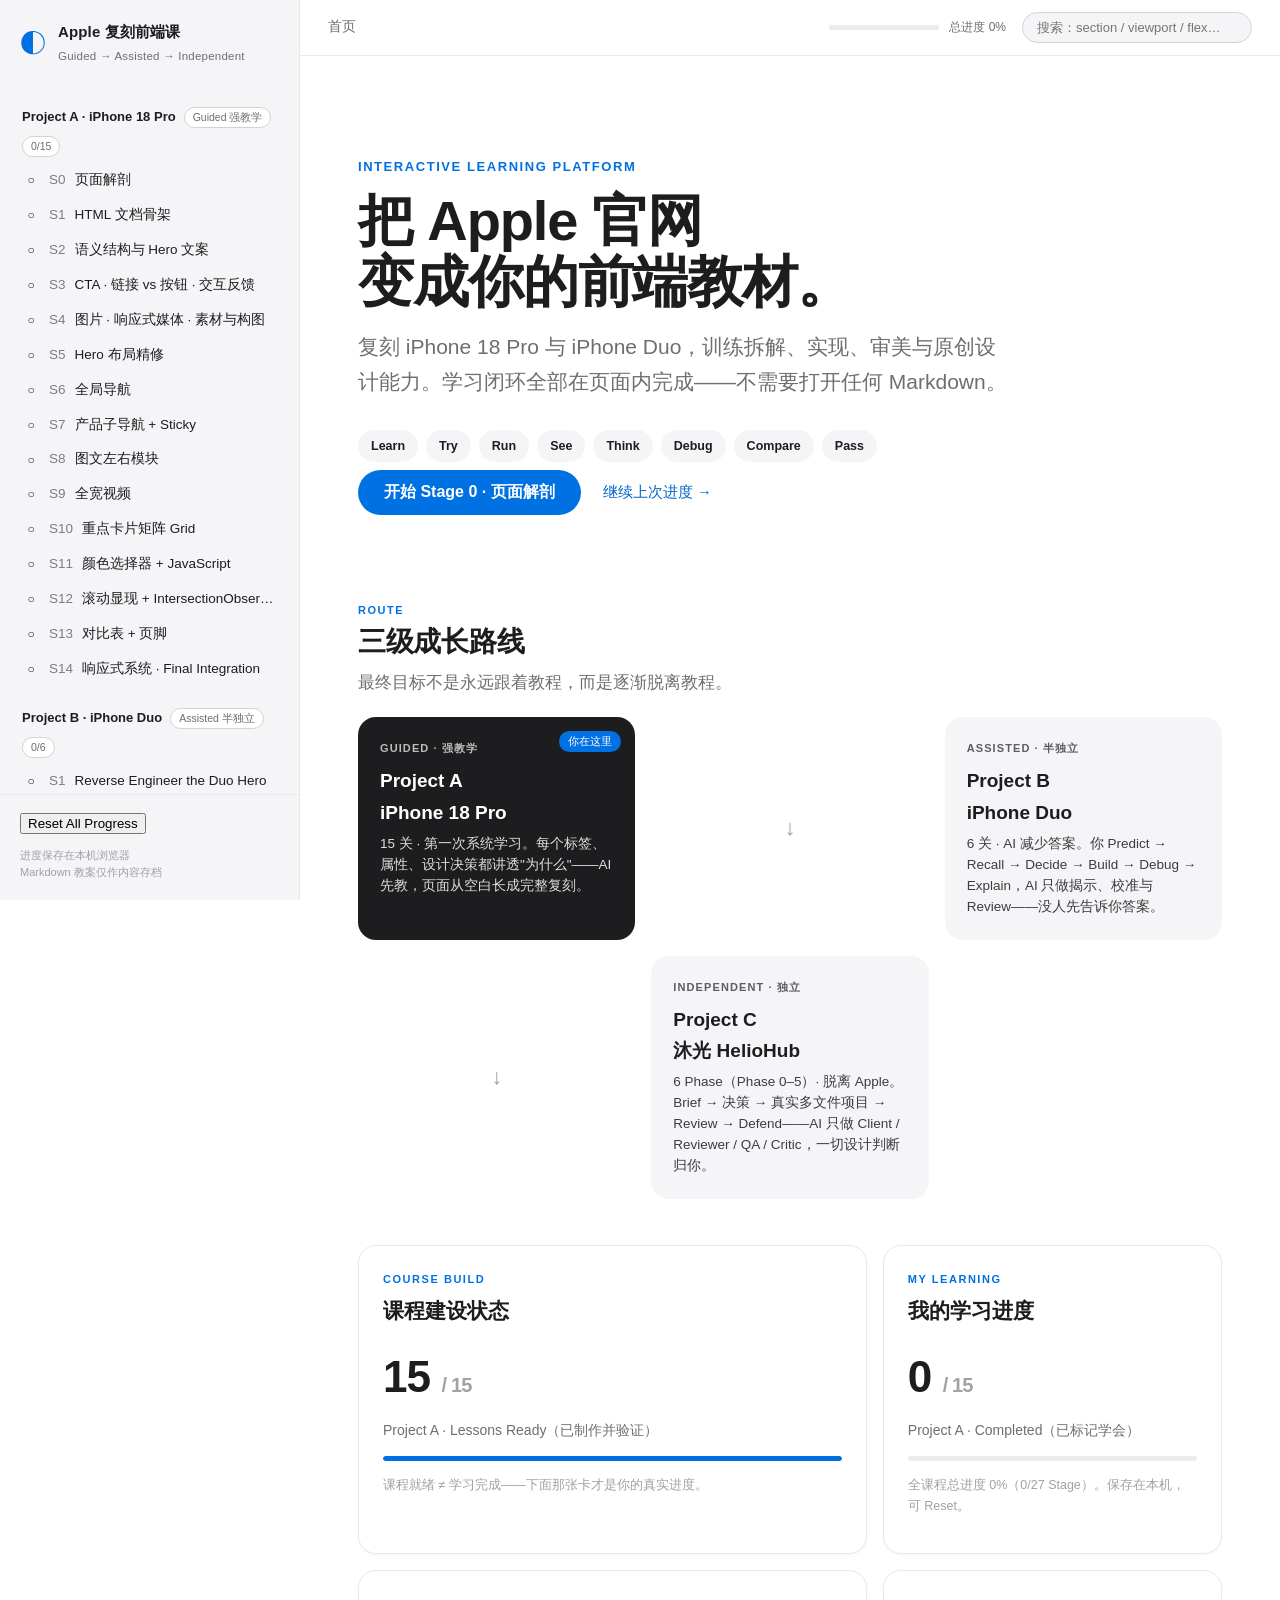
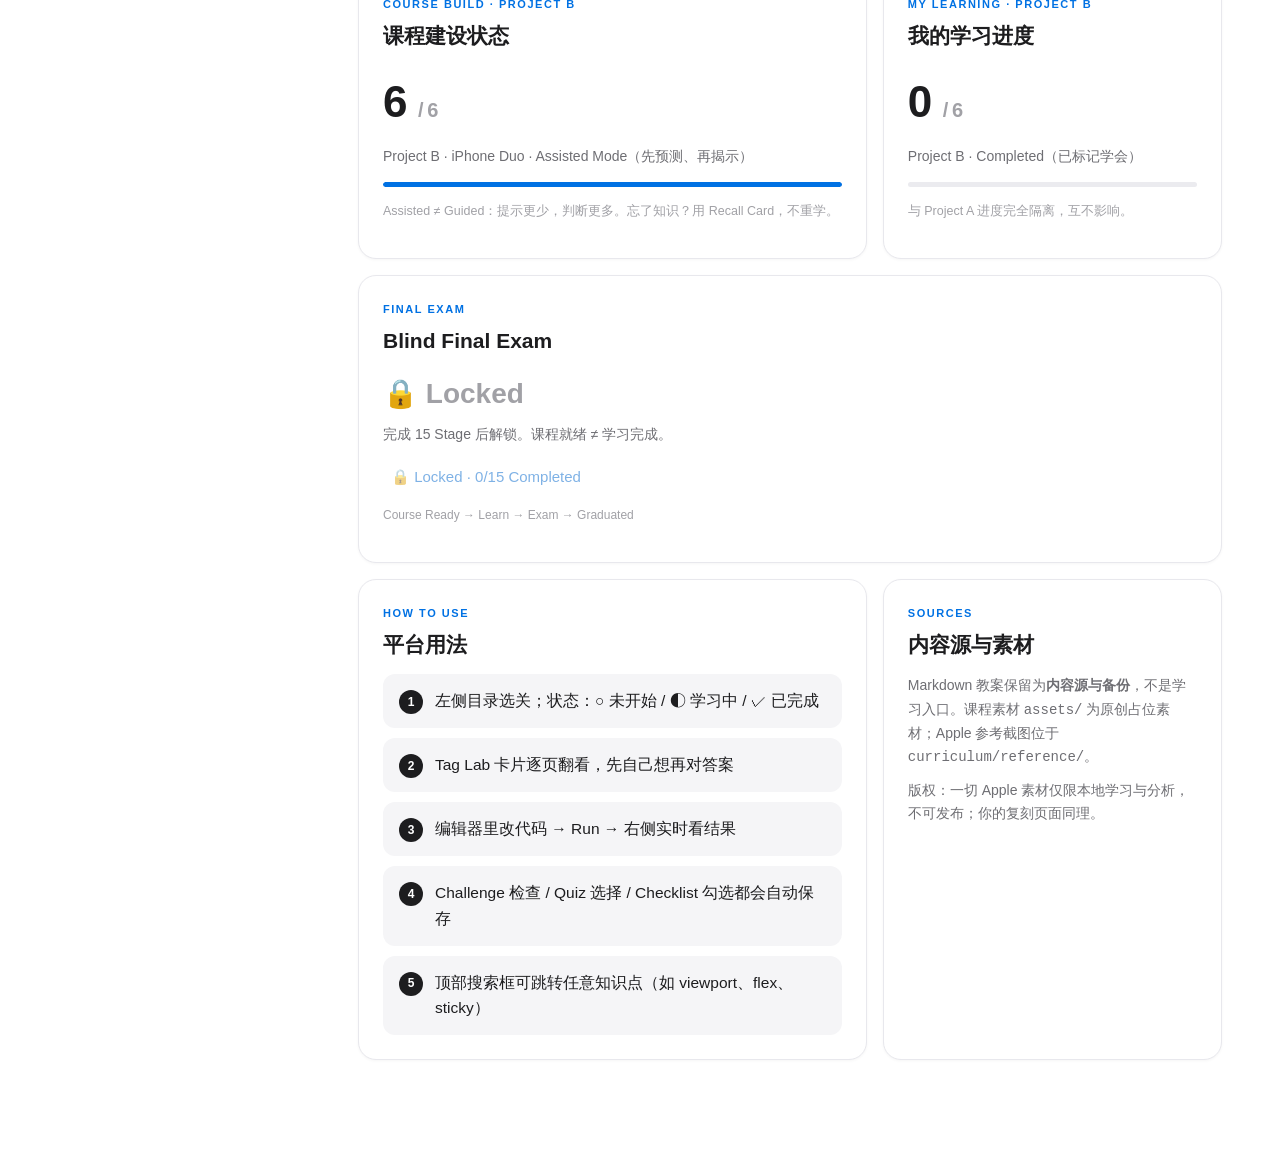
<file: index.html>
<!DOCTYPE html>
<html lang="zh-CN">
<head>
<meta charset="UTF-8">
<meta http-equiv="refresh" content="0; url=learn.html">
<title>前端复刻实验室 · 交互式学习平台</title>
<script>location.replace('learn.html');</script>
</head>
<body><a href="learn.html">进入课程 →</a></body>
</html>
</file>
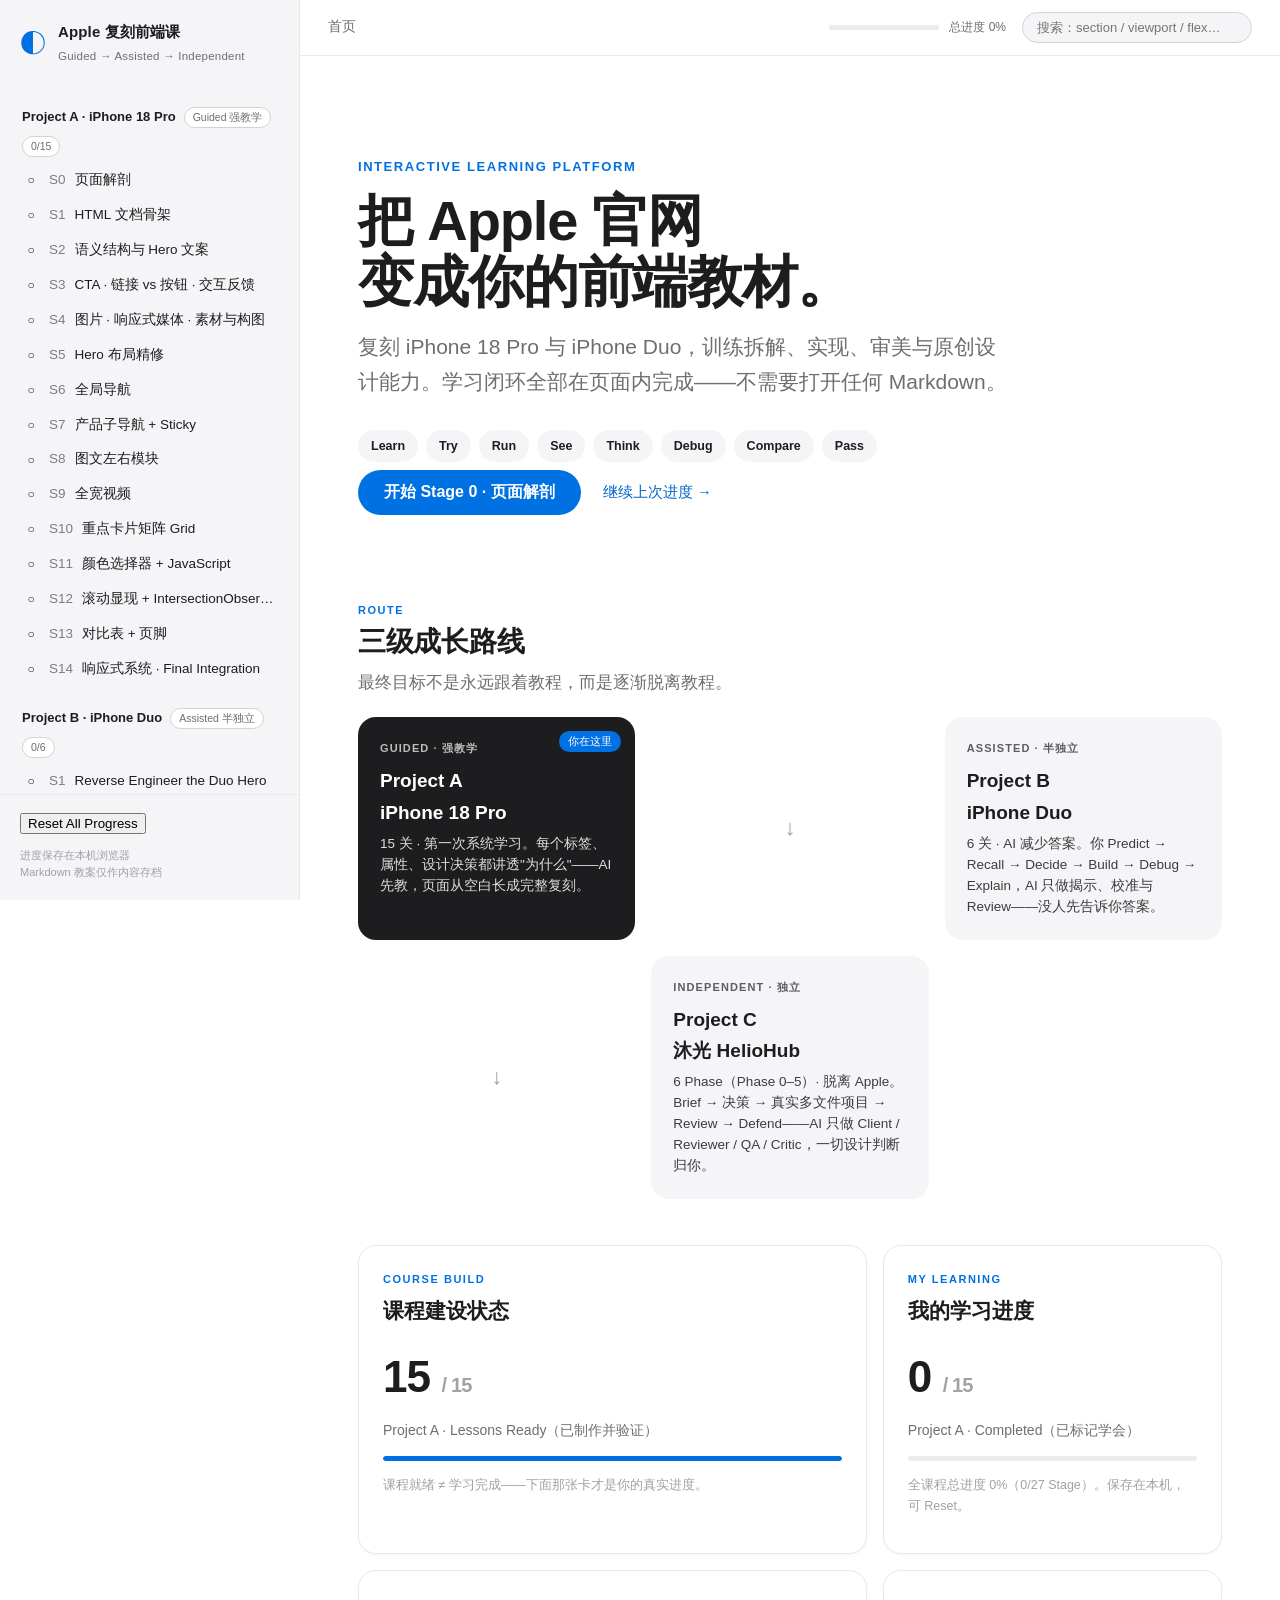
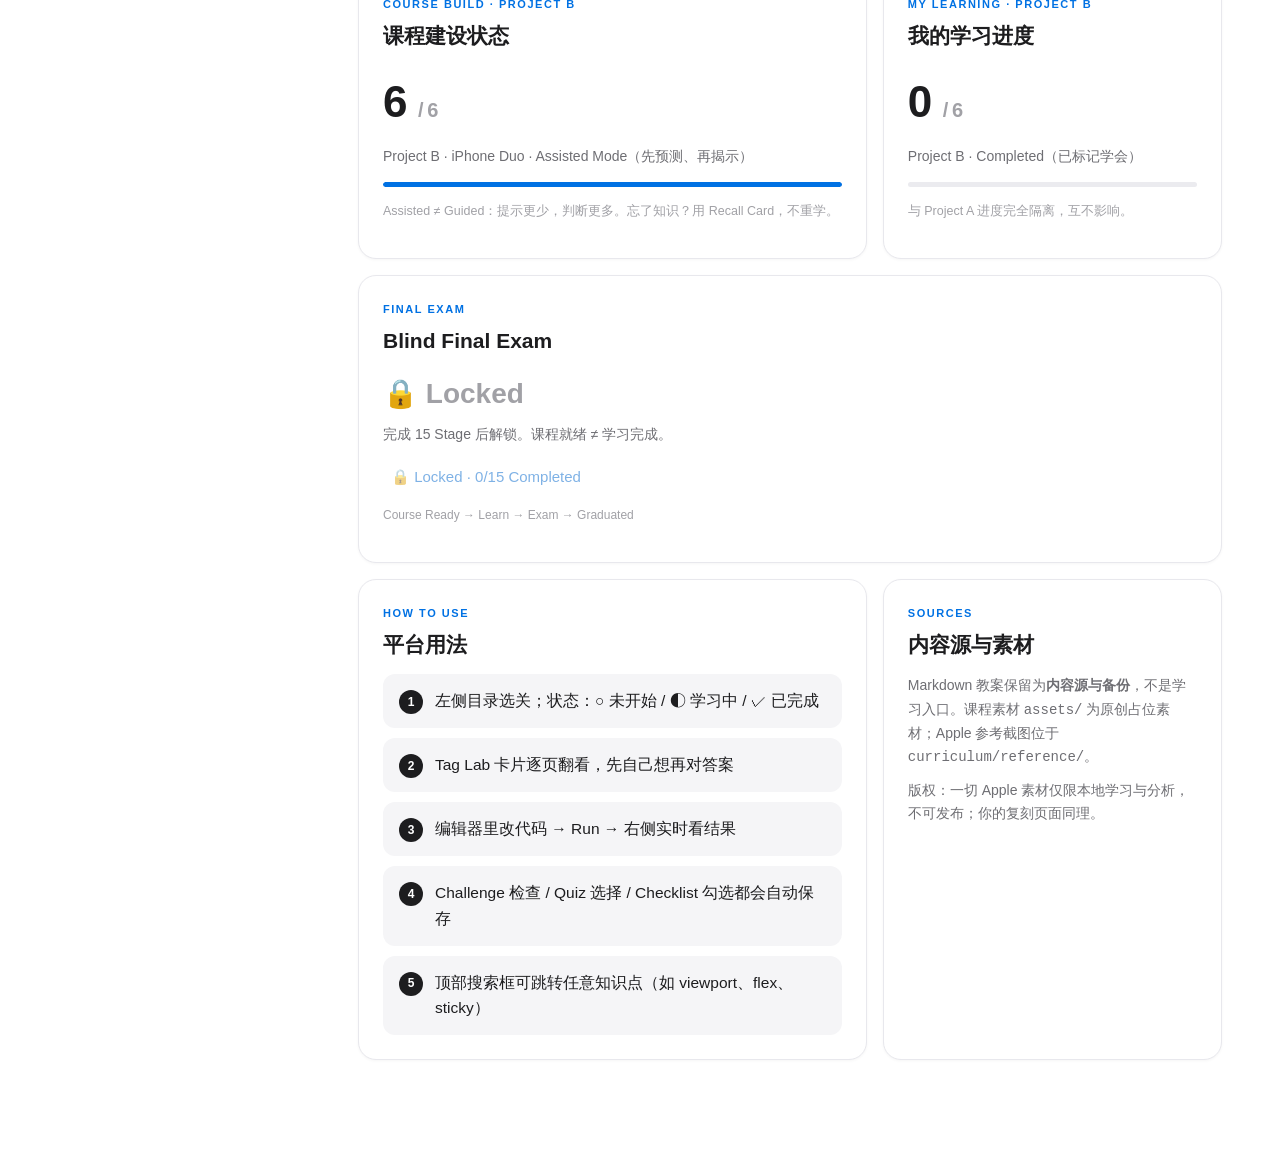
<file: learn.html>
<!DOCTYPE html>
<html lang="zh-CN">
<head>
<meta charset="UTF-8">
<meta name="viewport" content="width=device-width, initial-scale=1">
<title>Apple 复刻前端课 · 交互式学习平台</title>
<meta name="description" content="交互式前端学习平台：Learn → Try → Run → See → Think → Debug → Compare → Pass，全部在一个页面里完成。">
<link rel="stylesheet" href="css/learn.css">
</head>
<body>
<a class="skip" href="#stageView">跳到课程内容</a>

<aside class="sidebar" id="sidebar" aria-label="课程目录">
  <div class="side-head">
    <div class="side-logo">◐</div>
    <div>
      <div class="side-title">Apple 复刻前端课</div>
      <div class="side-sub">Guided → Assisted → Independent</div>
    </div>
  </div>
  <nav id="sideNav" class="side-nav"><!-- JS 渲染 --></nav>
  <div class="side-foot">
    <button class="ghost-btn small" data-action="reset-progress">Reset All Progress</button>
    <p class="side-note">进度保存在本机浏览器<br>Markdown 教案仅作内容存档</p>
  </div>
</aside>
<div class="scrim" id="scrim" hidden></div>

<div class="main">
  <header class="topbar">
    <button id="menuBtn" class="icon-btn" aria-label="打开课程目录">☰</button>
    <div class="crumbs" id="crumbs"></div>
    <div class="top-progress" aria-label="总学习进度">
      <div class="bar"><i id="progFill"></i></div>
      <span class="prog-text" id="progText"></span>
    </div>
    <div class="search">
      <input id="searchInput" type="search" placeholder="搜索：section / viewport / flex…" autocomplete="off" aria-label="搜索课程知识点">
      <div id="searchResults" class="search-results" hidden></div>
    </div>
  </header>

  <main id="stageView" class="content" tabindex="-1"><!-- JS 渲染 --></main>

  <footer class="pager" id="pager"><!-- JS 渲染 --></footer>
</div>

<div id="toast" class="toast" role="status" aria-live="polite"></div>

<script src="js/data.js"></script>
<script src="js/final-page.js"></script>
<script src="js/learn.js"></script>
<script>
/* 在线演示版权降级：本地学习版此处为 Apple 官网参考截图（仅限本地学习），公开部署版按版权要求未收录，
   降级为引导卡片——去 Apple 官网观察真实页面本就是该环节的教学意图。 */
(function(){
  var st = document.createElement('style');
  st.textContent = '.ref-fallback{display:flex;flex-direction:column;align-items:center;justify-content:center;gap:8px;min-height:200px;margin:12px 0;border:1px dashed rgba(128,128,145,.45);border-radius:14px;background:rgba(120,120,140,.07);color:inherit;text-decoration:none;padding:28px 20px;text-align:center;transition:border-color .2s}.ref-fallback:hover{border-color:rgba(128,128,145,.9)}.rf-eye{font-size:26px;line-height:1}.rf-t1{font-size:15px;font-weight:600}.rf-t2{font-size:13px;opacity:.62}';
  document.head.appendChild(st);
  function toCard(img){
    if (img.dataset.refFb) return; img.dataset.refFb = '1';
    var a = document.createElement('a');
    a.className = 'ref-fallback';
    a.href = 'https://www.apple.com.cn/iphone/';
    a.target = '_blank'; a.rel = 'noopener noreferrer';
    a.innerHTML = '<span class="rf-eye">\u2197</span><span class="rf-t1">\u5728\u7ebf\u6f14\u793a\u7248\u672a\u6536\u5f55 Apple \u5b98\u7f51\u53c2\u8003\u622a\u56fe</span><span class="rf-t2">\u70b9\u51fb\u524d\u5f80 Apple \u5b98\u7f51\u89c2\u5bdf\u771f\u5b9e\u9875\u9762\u2014\u2014\u8fd9\u6b63\u662f\u672c\u73af\u8282\u7684\u6559\u5b66\u610f\u56fe</span>';
    img.replaceWith(a);
  }
  document.addEventListener('error', function(e){
    var t = e.target;
    if (t && t.tagName === 'IMG' && (t.getAttribute('src')||'').indexOf('curriculum/reference/') === 0) toCard(t);
  }, true);
})();
</script>
</body>
</html>
</file>
<file: css/learn.css>
/* ============================================================
   Apple 复刻前端课 · 学习平台样式
   设计语言：Apple-inspired，但不是克隆。
   平台自身必须体现课程在教的原则：
   P02 深浅节奏 / P04 字号跳跃 / P05 每屏一个主动作 / 大量留白
   ============================================================ */

:root{
  --bg:#ffffff;
  --bg2:#f5f5f7;
  --bg3:#ebebef;
  --ink:#1d1d1f;
  --ink2:#6e6e73;
  --ink3:#a1a1a6;
  --line:#d2d2d7;
  --line2:#e8e8ed;
  --blue:#0071e3;
  --link:#0066cc;
  --ok:#34c759;
  --ok-bg:#e8f9ee;
  --err:#ff3b30;
  --err-bg:#ffeceb;
  --warn:#b25000;
  --warn-bg:#fff4e5;
  --code-bg:#1d1d1f;
  --code-ink:#f5f5f7;
  --code-soft:#9a9aa0;
  --code-green:#7ee787;
  --code-blue:#79c0ff;
  --code-pink:#ff9ec4;
  --radius:18px;
  --radius-s:12px;
  --shadow:0 1px 2px rgba(0,0,0,.05),0 10px 30px rgba(0,0,0,.07);
  --font:-apple-system,BlinkMacSystemFont,"SF Pro SC","SF Pro Display","SF Pro Icons","PingFang SC","Helvetica Neue","Microsoft YaHei",sans-serif;
  --mono:"SF Mono",ui-monospace,Menlo,Consolas,"PingFang SC",monospace;
  --sidebar-w:300px;
}

*{box-sizing:border-box}
html{-webkit-text-size-adjust:100%}
body{
  margin:0;font-family:var(--font);color:var(--ink);background:var(--bg);
  font-size:17px;line-height:1.65;
  -webkit-font-smoothing:antialiased;
}
button{font-family:inherit}
a{color:var(--link)}
.skip{position:absolute;left:-9999px}
.skip:focus{left:12px;top:12px;background:#fff;padding:8px 14px;border-radius:8px;z-index:99}

/* ---------- 侧栏 ---------- */
.sidebar{
  position:fixed;inset:0 auto 0 0;width:var(--sidebar-w);z-index:40;
  background:var(--bg2);border-right:1px solid var(--line2);
  display:flex;flex-direction:column;
  transition:transform .28s cubic-bezier(.4,0,.2,1);
}
.side-head{display:flex;gap:12px;align-items:center;padding:20px 20px 16px}
.side-logo{font-size:26px;line-height:1;color:var(--blue)}
.side-title{font-weight:700;font-size:15px;letter-spacing:.01em}
.side-sub{font-size:11.5px;color:var(--ink2);margin-top:2px;letter-spacing:.02em}
.side-nav{flex:1;overflow-y:auto;padding:4px 12px 16px}
.side-nav::-webkit-scrollbar{width:8px}
.side-nav::-webkit-scrollbar-thumb{background:var(--line);border-radius:8px}

.proj-group{margin-top:14px}
.proj-head{padding:6px 10px;display:flex;align-items:baseline;gap:8px;flex-wrap:wrap}
.proj-name{font-size:13px;font-weight:700}
.proj-mode{font-size:10.5px;color:var(--ink2);border:1px solid var(--line);padding:1px 8px;border-radius:99px;background:#fff}
.stage-item{
  display:flex;align-items:center;gap:9px;width:100%;text-align:left;
  padding:8px 10px;border:0;background:none;border-radius:10px;cursor:pointer;
  font-size:13.5px;color:var(--ink);line-height:1.4;
}
.stage-item:hover{background:rgba(0,0,0,.05)}
.stage-item.active{background:var(--ink);color:#fff}
.stage-item .st-ico{width:18px;text-align:center;flex:none;font-size:12px}
.stage-item .st-num{color:inherit;opacity:.55;font-variant-numeric:tabular-nums;flex:none}
.stage-item .st-name{flex:1;min-width:0;overflow:hidden;text-overflow:ellipsis;white-space:nowrap}
.stage-item.is-coming{color:var(--ink3)}
.stage-item.is-coming.active{color:#fff}
.stage-item .st-soon{font-size:9.5px;color:var(--ink3);border:1px solid var(--line);border-radius:99px;padding:0 6px;flex:none}
.stage-item.active .st-soon{color:rgba(255,255,255,.7);border-color:rgba(255,255,255,.35)}

.side-foot{padding:14px 20px 20px;border-top:1px solid var(--line2)}
.side-note{font-size:11px;color:var(--ink3);margin:10px 0 0;line-height:1.5}

.scrim{position:fixed;inset:0;background:rgba(0,0,0,.35);z-index:35}

/* ---------- 主区 ---------- */
.main{margin-left:var(--sidebar-w);min-height:100vh;display:flex;flex-direction:column}
.topbar{
  position:sticky;top:0;z-index:30;
  display:flex;align-items:center;gap:16px;
  padding:12px 28px;
  background:rgba(255,255,255,.82);
  backdrop-filter:saturate(180%) blur(20px);
  -webkit-backdrop-filter:saturate(180%) blur(20px);
  border-bottom:1px solid var(--line2);
}
.icon-btn{display:none;border:0;background:none;font-size:18px;cursor:pointer;padding:6px 8px;border-radius:8px}
.icon-btn:hover{background:var(--bg2)}
.crumbs{display:flex;align-items:baseline;gap:8px;font-size:13.5px;min-width:0;white-space:nowrap}
.crumbs .c-proj{color:var(--ink2)}
.crumbs .c-stage{font-weight:700}
.top-progress{display:flex;align-items:center;gap:10px;margin-left:auto}
.bar{width:110px;height:5px;border-radius:99px;background:var(--bg3);overflow:hidden}
.bar i{display:block;height:100%;width:0;background:var(--blue);border-radius:99px;transition:width .5s cubic-bezier(.4,0,.2,1)}
.prog-text{font-size:12px;color:var(--ink2);font-variant-numeric:tabular-nums;white-space:nowrap}

.search{position:relative}
.search input{
  width:230px;padding:7px 14px;border-radius:99px;border:1px solid var(--line);
  font-size:13px;font-family:inherit;background:var(--bg2);outline:none;
  transition:border-color .2s, background .2s;
}
.search input:focus{border-color:var(--blue);background:#fff}
.search-results{
  position:absolute;top:calc(100% + 8px);right:0;width:360px;max-height:420px;overflow:auto;
  background:#fff;border:1px solid var(--line2);border-radius:14px;box-shadow:var(--shadow);
  padding:6px;z-index:50;
}
.sr-item{display:block;width:100%;text-align:left;border:0;background:none;cursor:pointer;padding:9px 12px;border-radius:9px}
.sr-item:hover,.sr-item.sel{background:var(--bg2)}
.sr-item .sr-stage{font-size:10.5px;color:var(--blue);font-weight:700;letter-spacing:.03em}
.sr-item .sr-label{font-size:13.5px;margin-top:1px}

.content{flex:1;width:100%;max-width:920px;margin:0 auto;padding:36px 28px 90px;outline:none}

/* ---------- 块通用 ---------- */
.block{margin:0 0 46px;scroll-margin-top:80px}
.block.flash{animation:flash 1.6s ease-out}
@keyframes flash{0%{box-shadow:0 0 0 3px rgba(0,113,227,.55);border-radius:var(--radius)}100%{box-shadow:0 0 0 3px rgba(0,113,227,0)}}
.kicker{
  font-size:11px;font-weight:700;letter-spacing:.14em;color:var(--blue);
  text-transform:uppercase;margin-bottom:6px;
}
.block>h2{font-size:28px;line-height:1.2;letter-spacing:-.01em;margin:0 0 10px;font-weight:700}
.block>.lead{font-size:17px;color:var(--ink2);margin:0 0 20px;max-width:64ch}

.card{background:#fff;border:1px solid var(--line2);border-radius:var(--radius);box-shadow:0 1px 3px rgba(0,0,0,.04)}
.pad{padding:24px}

/* 首页 */
.home-hero{padding:64px 0 40px}
.home-kicker{font-size:13px;font-weight:700;color:var(--blue);letter-spacing:.12em;text-transform:uppercase;margin-bottom:14px}
.home-hero h1{font-size:56px;line-height:1.08;letter-spacing:-.02em;margin:0 0 18px;font-weight:700}
.home-hero .sub{font-size:21px;color:var(--ink2);max-width:56ch;margin:0 0 30px}
.home-flow{display:flex;flex-wrap:wrap;gap:8px;margin:26px 0 0;padding:0;list-style:none}
.home-flow li{
  font-size:12.5px;font-weight:600;color:var(--ink);background:var(--bg2);
  padding:6px 13px;border-radius:99px;
}
.home-cta-row{display:flex;gap:14px;align-items:center;margin-top:8px}
.btn-primary{
  display:inline-block;border:0;cursor:pointer;background:var(--blue);color:#fff;
  font-size:16px;font-weight:600;padding:12px 26px;border-radius:99px;
  transition:background .2s, transform .15s;
}
.btn-primary:hover{background:#0077ed}
.btn-primary:active{transform:scale(.98)}
.btn-ghost{
  display:inline-block;border:0;cursor:pointer;background:none;color:var(--link);
  font-size:15px;padding:12px 8px;border-radius:10px;
}
.btn-ghost:hover{text-decoration:underline}

.route-grid{display:grid;grid-template-columns:1fr 1fr 1fr;gap:16px}
.route-card{padding:22px;border-radius:var(--radius);background:var(--bg2);position:relative}
.route-card.now{background:var(--ink);color:#fff}
.route-mode{font-size:11px;font-weight:700;letter-spacing:.1em;text-transform:uppercase;opacity:.7}
.route-card h3{font-size:19px;margin:8px 0 6px;font-weight:700}
.route-card p{font-size:13.5px;line-height:1.55;margin:0;opacity:.85}
.route-arrow{align-self:center;text-align:center;font-size:22px;color:var(--ink3)}
.route-tag{position:absolute;top:14px;right:14px;font-size:10.5px;background:var(--blue);color:#fff;border-radius:99px;padding:2px 9px}
.home-grid{display:grid;grid-template-columns:1.2fr .8fr;gap:16px;margin-top:18px}

/* 目标块 */
.goal-list{margin:0;padding:0;list-style:none;display:grid;gap:10px}
.goal-list li{
  display:flex;gap:12px;align-items:flex-start;font-size:15.5px;
  background:var(--bg2);border-radius:var(--radius-s);padding:14px 16px;
}
.goal-list .g-n{
  flex:none;width:24px;height:24px;border-radius:50%;background:var(--ink);color:#fff;
  font-size:12px;font-weight:700;display:flex;align-items:center;justify-content:center;margin-top:2px;
}

/* 效果对比（浏览器 mock） */
.effect-row{display:grid;grid-template-columns:1fr 1fr;gap:16px}
.browser{
  border:1px solid var(--line);border-radius:14px;overflow:hidden;background:#fff;
  box-shadow:0 1px 3px rgba(0,0,0,.06);
}
.browser .b-chrome{
  display:flex;align-items:center;gap:8px;background:var(--bg2);
  padding:8px 12px;border-bottom:1px solid var(--line2);
}
.b-dots{display:flex;gap:5px}
.b-dots i{width:9px;height:9px;border-radius:50%;background:var(--line)}
.b-dots i:nth-child(1){background:#ff5f57}.b-dots i:nth-child(2){background:#febc2e}.b-dots i:nth-child(3){background:#28c840}
.b-tab{
  font-size:11px;color:var(--ink2);background:#fff;border:1px solid var(--line2);
  border-radius:6px;padding:2px 10px;max-width:70%;overflow:hidden;text-overflow:ellipsis;white-space:nowrap;
}
.b-canvas{
  height:150px;display:flex;align-items:center;justify-content:center;
  color:var(--ink3);font-size:12.5px;background:
    linear-gradient(var(--line2) 1px,transparent 1px),
    linear-gradient(90deg,var(--line2) 1px,transparent 1px);
  background-size:24px 24px;background-position:center;
}
.b-canvas.dark{background:#000;color:rgba(255,255,255,.5)}
.effect-cap{grid-column:1/-1;font-size:13.5px;color:var(--ink2)}
.effect-tag{font-size:11px;font-weight:700;color:var(--ink2);letter-spacing:.06em;margin:0 0 6px}

/* Apple 对应块 */
.apple-shot{border-radius:var(--radius);overflow:hidden;border:1px solid var(--line2);box-shadow:var(--shadow)}
.apple-shot img{display:block;width:100%;height:auto}
.apple-shot .shot-cap{font-size:12px;color:var(--ink2);padding:10px 16px;background:var(--bg2);border-top:1px solid var(--line2)}
.apple-points{display:grid;grid-template-columns:repeat(2,1fr);gap:10px;margin-top:14px}
.apple-points .pt{display:flex;gap:10px;font-size:14px;background:var(--bg2);border-radius:var(--radius-s);padding:12px 14px}
.apple-points .pt b{color:var(--blue);font-family:var(--mono);font-weight:600;font-size:13px}

/* Tag Lab */
.tag-card{margin-bottom:18px;overflow:hidden}
.tag-head{
  display:flex;flex-wrap:wrap;align-items:center;gap:12px;
  padding:18px 22px;cursor:pointer;user-select:none;
}
.tag-title{font-family:var(--mono);font-size:19px;font-weight:700;color:var(--ink)}
.tag-title.attr{color:var(--code-pink)}
.tag-cn{font-size:13px;font-weight:700;color:var(--blue);background:rgba(0,113,227,.08);border-radius:99px;padding:3px 12px}
.tag-one{flex-basis:100%;font-size:14px;color:var(--ink2);margin:0;padding-left:2px}
.tag-caret{margin-left:auto;color:var(--ink3);transition:transform .25s;font-size:13px}
.tag-card.open .tag-caret{transform:rotate(90deg)}
.tag-tabs{
  display:none;gap:6px;flex-wrap:wrap;padding:0 22px 14px;
  border-top:1px solid var(--line2);padding-top:14px;
}
.tag-card.open .tag-tabs{display:flex}
.tag-tab{
  border:1px solid var(--line);background:#fff;color:var(--ink2);cursor:pointer;
  font-size:12.5px;font-weight:600;padding:5px 13px;border-radius:99px;transition:all .15s;
}
.tag-tab:hover{border-color:var(--ink)}
.tag-tab.active{background:var(--ink);border-color:var(--ink);color:#fff}
.tag-panels{padding:0 22px 22px}
.tag-panel{display:none}
.tag-panel.active{display:block;animation:fadein .25s ease}
@keyframes fadein{from{opacity:0;transform:translateY(4px)}to{opacity:1;transform:none}}
.tag-panel h4{margin:0 0 8px;font-size:13px;letter-spacing:.08em;color:var(--ink3);text-transform:uppercase;font-weight:700}
.tag-panel p{margin:0 0 10px;font-size:15px}
.tag-panel p:last-child{margin-bottom:0}

pre.code{
  margin:0 0 12px;background:var(--code-bg);color:var(--code-ink);
  border-radius:var(--radius-s);padding:16px 18px;overflow-x:auto;
  font-family:var(--mono);font-size:13px;line-height:1.6;
  tab-size:2;
}
pre.code:last-child{margin-bottom:0}
pre.code .c-tag{color:var(--code-pink)}
pre.code .c-attr{color:var(--code-blue)}
pre.code .c-val{color:var(--code-green)}
pre.code .c-com{color:var(--code-soft);font-style:italic}
pre.code .c-str{color:var(--code-green)}
.tk-tree{font-family:var(--mono);white-space:pre;line-height:1.7;font-size:13px;background:var(--bg2);border-radius:var(--radius-s);padding:14px 18px;overflow-x:auto;margin:0 0 12px}
.note-callout{
  background:var(--bg2);border-radius:var(--radius-s);padding:13px 16px;
  font-size:14px;color:var(--ink2);margin:0 0 12px;
}
.note-callout.warn{background:var(--warn-bg);color:var(--warn)}
.note-callout b{color:inherit}

/* Lab 小实验 */
.lab{padding:22px}
.lab-title{font-size:16px;font-weight:700;margin:0 0 4px}
.lab-desc{font-size:14px;color:var(--ink2);margin:0 0 16px}
.lab-row{display:flex;flex-wrap:wrap;gap:10px;align-items:center}
.seg{display:inline-flex;border:1px solid var(--line);border-radius:99px;overflow:hidden}
.seg button{border:0;background:#fff;padding:7px 16px;font-size:13px;font-weight:600;cursor:pointer;color:var(--ink2)}
.seg button.active{background:var(--ink);color:#fff}
.lab input[type="text"]{
  flex:1;min-width:220px;border:1px solid var(--line);border-radius:10px;
  padding:9px 14px;font-size:15px;font-family:var(--mono);outline:none;
}
.lab input[type="text"]:focus{border-color:var(--blue)}
.tabbar-mock{
  margin-top:14px;background:var(--bg2);border-radius:12px 12px 0 0;padding:9px 12px 0;
  display:flex;gap:10px;align-items:flex-end;border:1px solid var(--line2);border-bottom:0;
}
.tabbar-mock .tm-dot{width:34px;height:26px;border-radius:8px 8px 0 0;background:#fff;border:1px solid var(--line2);border-bottom:0;flex:none}
.tabbar-mock .tm-tab{
  flex:0 1 260px;background:#fff;border:1px solid var(--line2);border-bottom:0;
  border-radius:10px 10px 0 0;padding:7px 12px;display:flex;align-items:center;gap:8px;
}
.tm-fav{width:12px;height:12px;border-radius:3px;background:var(--blue);flex:none}
.tm-text{font-size:12px;color:var(--ink);overflow:hidden;text-overflow:ellipsis;white-space:nowrap}
.tm-x{color:var(--ink3);font-size:12px;margin-left:auto}
.lab-codeline{margin-top:0;border-radius:0 0 12px 12px}
.lab-why{margin-top:12px;font-size:14px;border-radius:10px;padding:12px 14px;display:none}
.lab-why.show{display:block;animation:fadein .2s}
.lab-why.ok{background:var(--ok-bg);color:#1b6e33}
.lab-why.no{background:var(--err-bg);color:#9c1f18}
.choice-btn{
  border:1.5px solid var(--line);background:#fff;border-radius:12px;padding:12px 18px;
  font-size:14.5px;font-weight:600;cursor:pointer;font-family:var(--mono);transition:all .15s;
}
.choice-btn:hover{border-color:var(--ink)}
.choice-btn.sel-ok{border-color:var(--ok);background:var(--ok-bg);color:#1b6e33}
.choice-btn.sel-no{border-color:var(--err);background:var(--err-bg);color:#9c1f18}
.choice-btn:disabled{cursor:default;opacity:.9}

/* DOM Visualizer */
.dom-grid{display:grid;grid-template-columns:280px 1fr;gap:16px;align-items:start}
.dom-tree{font-family:var(--mono);font-size:13.5px;line-height:1.5;background:var(--bg2);border-radius:var(--radius-s);padding:14px}
.dom-node{
  display:inline-block;border:0;background:none;cursor:pointer;font-family:var(--mono);
  font-size:13px;color:var(--ink);padding:2px 8px;border-radius:7px;
}
.dom-node:hover{background:rgba(0,0,0,.06)}
.dom-node.hl{background:var(--blue);color:#fff}
.dom-children{margin-left:22px;padding-left:10px;border-left:1.5px solid var(--line)}
.dom-visual .browser{height:auto}
.b-headzone{
  background:repeating-linear-gradient(45deg,#f5f5f7,#f5f5f7 8px,#ededf0 8px,#ededf0 16px);
  border-bottom:1px dashed var(--line);padding:10px 14px;display:flex;gap:8px;align-items:center;flex-wrap:wrap;
}
.b-headzone .hz-label{font-size:10px;font-weight:800;letter-spacing:.12em;color:var(--ink3)}
.b-chip{
  font-family:var(--mono);font-size:11px;background:#fff;border:1px solid var(--line);
  border-radius:6px;padding:3px 9px;color:var(--ink2);cursor:pointer;
}
.b-doctype{
  display:inline-block;font-family:var(--mono);font-size:11px;color:var(--ink3);
  background:var(--bg2);border-radius:6px;padding:3px 10px;margin-bottom:6px;cursor:pointer;
}
.b-canvas.tall{height:190px;flex-direction:column;gap:6px}
[data-r].rhl{outline:2.5px solid var(--blue);outline-offset:2px;border-radius:6px}
.dom-caption{margin-top:12px;font-size:14px;color:var(--ink2);background:var(--bg2);border-radius:10px;padding:12px 15px;min-height:46px}
.dom-caption b{color:var(--ink);font-family:var(--mono);font-size:13px}

/* 编辑器 + 预览 */
.pg-grid{display:grid;grid-template-columns:1fr 1fr;gap:14px}
.pg-col{min-width:0}
.pg-col-label{font-size:11px;font-weight:800;letter-spacing:.1em;color:var(--ink3);text-transform:uppercase;margin:0 0 7px}
textarea.editor{
  width:100%;min-height:170px;resize:vertical;
  background:var(--code-bg);color:var(--code-ink);
  border:0;border-radius:var(--radius-s);padding:14px 16px;
  font-family:var(--mono);font-size:13px;line-height:1.6;tab-size:2;
  outline:none;white-space:pre;overflow-x:auto;
}
textarea.editor:focus{box-shadow:0 0 0 2.5px rgba(0,113,227,.5)}
.pg-frame{border:1px solid var(--line);border-radius:var(--radius-s);background:#fff;min-height:170px;width:100%}
.pg-toolbar{display:flex;flex-wrap:wrap;gap:8px;margin:12px 0 0}
.tool-btn{
  border:1px solid var(--line);background:#fff;border-radius:99px;cursor:pointer;
  font-size:13px;font-weight:600;padding:7px 16px;color:var(--ink);transition:all .15s;
}
.tool-btn:hover{border-color:var(--ink)}
.tool-btn.primary{background:var(--blue);border-color:var(--blue);color:#fff}
.tool-btn.primary:hover{background:#0077ed}
.tool-btn.quiet{border-color:transparent;color:var(--link)}
.tool-btn.quiet:hover{background:var(--bg2);color:var(--link)}
.hint-box{margin-top:12px;display:none}
.hint-box.show{display:block}
.hint-item{
  background:var(--warn-bg);color:var(--warn);border-radius:10px;
  font-size:13.5px;padding:10px 14px;margin-bottom:8px;
}
.cause-box{
  background:var(--err-bg);color:#9c1f18;border-radius:10px;font-size:14px;
  padding:12px 15px;margin-top:12px;display:none;
}
.cause-box.show{display:block;animation:fadein .2s}
.check-list{margin:14px 0 0;padding:0;list-style:none;display:none}
.check-list.show{display:grid;gap:7px}
.check-list li{
  display:flex;gap:9px;align-items:flex-start;font-size:14px;
  border-radius:10px;padding:9px 13px;background:var(--err-bg);color:#9c1f18;
}
.check-list li.ok{background:var(--ok-bg);color:#1b6e33}
.check-list .ck{flex:none;font-weight:800}
.check-pass{
  margin-top:12px;display:none;background:var(--ok-bg);color:#1b6e33;
  font-weight:700;font-size:15px;border-radius:12px;padding:12px 16px;
}
.check-pass.show{display:block;animation:fadein .3s}

/* iframe 预览容器（bodybg / viewport lab） */
.vp-stage{display:flex;justify-content:center;background:var(--bg2);border-radius:var(--radius-s);padding:18px;margin-top:14px;min-height:240px;align-items:center}
.vp-device{width:100%;max-width:560px;transition:max-width .35s cubic-bezier(.4,0,.2,1);border:1px solid var(--line);border-radius:12px;overflow:hidden;background:#fff}
.vp-device.mobile{max-width:250px}
.vp-device iframe{display:block;width:100%;height:230px;border:0}
.vp-caption{font-size:13px;color:var(--ink2);margin-top:10px}

/* Design Challenge */
.design-q{margin-bottom:22px}
.design-q h3{font-size:17px;margin:0 0 12px}
.design-opts{display:grid;grid-template-columns:1fr 1fr;gap:12px}
.design-opt{
  border:2px solid var(--line);border-radius:var(--radius-s);background:#fff;
  cursor:pointer;padding:14px;text-align:left;transition:all .15s;font-family:inherit;
}
.design-opt:hover{border-color:var(--ink)}
.design-opt .do-label{font-size:11px;font-weight:800;letter-spacing:.1em;color:var(--ink3)}
.design-opt .do-body{margin-top:8px}
.design-opt.correct{border-color:var(--ok);background:var(--ok-bg)}
.design-opt.wrong{border-color:var(--err);background:var(--err-bg)}
.design-opt.dim{opacity:.55}
.design-analysis{
  margin-top:12px;display:none;background:var(--bg2);border-radius:var(--radius-s);
  padding:14px 16px;font-size:14.5px;
}
.design-analysis.show{display:block;animation:fadein .25s}
.design-analysis .p-tag{
  display:inline-block;font-size:11px;font-weight:800;color:var(--blue);
  background:rgba(0,113,227,.08);border-radius:99px;padding:2px 10px;margin-bottom:8px;letter-spacing:.05em;
}

/* Quiz */
.quiz-q{padding:18px 20px;border-top:1px solid var(--line2)}
.quiz-q:first-child{border-top:0}
.quiz-q h3{font-size:16px;margin:0 0 12px;font-weight:600}
.quiz-opts{display:grid;gap:8px}
.quiz-opt{
  display:flex;align-items:center;gap:10px;text-align:left;width:100%;
  border:1.5px solid var(--line);background:#fff;border-radius:11px;
  padding:10px 14px;font-size:14.5px;cursor:pointer;transition:all .15s;font-family:inherit;color:var(--ink);
}
.quiz-opt:hover{border-color:var(--ink)}
.quiz-opt .qk{
  flex:none;width:22px;height:22px;border-radius:50%;border:1.5px solid var(--line);
  display:flex;align-items:center;justify-content:center;font-size:11px;font-weight:700;color:var(--ink2);
}
.quiz-opt.correct{border-color:var(--ok);background:var(--ok-bg)}
.quiz-opt.correct .qk{background:var(--ok);border-color:var(--ok);color:#fff}
.quiz-opt.wrong{border-color:var(--err);background:var(--err-bg)}
.quiz-opt.wrong .qk{background:var(--err);border-color:var(--err);color:#fff}
.quiz-opt:disabled{cursor:default}
.quiz-explain{display:none;margin-top:10px;font-size:13.5px;color:var(--ink2);background:var(--bg2);border-radius:10px;padding:11px 14px}
.quiz-explain.show{display:block;animation:fadein .25s}

/* Checklist */
.checklist{padding:8px 20px 14px}
.cl-item{display:flex;gap:12px;align-items:flex-start;padding:11px 0;border-bottom:1px solid var(--line2)}
.cl-item:last-child{border-bottom:0}
.cl-item input[type="checkbox"]{width:19px;height:19px;margin-top:3px;accent-color:var(--blue);cursor:pointer;flex:none}
.cl-item label{font-size:15px;cursor:pointer;line-height:1.5}
.cl-item input:checked + label{color:var(--ink3);text-decoration:line-through}
.cl-progress{font-size:12.5px;color:var(--ink2);padding:10px 20px 0}

/* Milestone 成果条 */
.ms-strip{display:flex;gap:8px;overflow-x:auto;padding:4px 2px 10px}
.ms-chip{
  flex:none;width:112px;border:1.5px solid var(--line);border-radius:14px;
  padding:10px 10px 8px;background:#fff;text-align:left;
}
.ms-chip .ms-mock{height:44px;border-radius:8px;border:1px solid var(--line2);margin-bottom:7px;position:relative;overflow:hidden;background:#fff}
.ms-chip .ms-mock.dark{background:#000}
.ms-mock i{position:absolute;border-radius:2px}
.ms-chip.done{border-color:var(--blue)}
.ms-chip.done .ms-mock{border-color:rgba(0,113,227,.4)}
.ms-chip.current{border-color:var(--ink);box-shadow:0 0 0 2px rgba(29,29,31,.15)}
.ms-chip .ms-s{font-size:10px;color:var(--ink3);font-weight:700;letter-spacing:.05em}
.ms-chip .ms-t{font-size:11.5px;margin-top:1px;line-height:1.35}
.ms-chip.done .ms-s{color:var(--blue)}
.ms-caption{font-size:14px;color:var(--ink2);margin-top:6px}

/* Route / pagemap（Stage 0） */
.fact-grid{display:grid;grid-template-columns:repeat(4,1fr);gap:12px}
.fact{background:var(--bg2);border-radius:var(--radius-s);padding:16px 15px}
.fact .f-n{font-size:23px;font-weight:800;letter-spacing:-.01em;font-variant-numeric:tabular-nums}
.fact .f-n.mono{font-family:var(--mono);font-size:19px}
.fact .f-t{font-size:12.5px;color:var(--ink2);margin-top:3px;line-height:1.45}
.fact-note{font-size:13.5px;color:var(--ink2);margin-top:12px;background:var(--bg2);border-radius:10px;padding:11px 14px}
.fact-note code{font-family:var(--mono);font-size:12px;background:#fff;border-radius:5px;padding:1px 6px}

.pm-tabs{display:flex;gap:8px;margin-bottom:14px}
.pm-chips{display:flex;flex-wrap:wrap;gap:8px}
.pm-chip{
  border:1.5px solid var(--line);background:#fff;border-radius:99px;
  padding:7px 15px;font-size:13.5px;font-weight:600;cursor:pointer;transition:all .15s;color:var(--ink);
}
.pm-chip:hover{border-color:var(--ink)}
.pm-chip.active{background:var(--ink);border-color:var(--ink);color:#fff}
.pm-detail{margin-top:14px;background:var(--bg2);border-radius:var(--radius-s);padding:18px 20px;min-height:150px}
.pm-detail h4{margin:0 0 4px;font-size:17px}
.pm-what{font-size:14.5px;color:var(--ink2);margin:0 0 12px}
.pm-meta{display:flex;flex-wrap:wrap;gap:8px;margin-bottom:12px}
.pm-meta span{font-size:11.5px;font-weight:700;border-radius:99px;padding:3px 11px;background:#fff;border:1px solid var(--line)}
.pm-meta .m-stage{background:var(--blue);border-color:var(--blue);color:#fff}
.pm-tech{display:flex;flex-wrap:wrap;gap:6px}
.pm-tech code{
  font-family:var(--mono);font-size:11.5px;background:#fff;border:1px solid var(--line);
  border-radius:6px;padding:2px 8px;color:var(--ink2);
}
.pm-skill{font-size:13.5px;color:var(--ink2);margin-top:10px}
.pm-skill b{color:var(--ink)}

/* Principles 手风琴 */
.p-item{border-top:1px solid var(--line2)}
.p-item:first-child{border-top:0}
.p-head{
  display:flex;align-items:center;gap:14px;width:100%;text-align:left;
  border:0;background:none;cursor:pointer;padding:16px 4px;font-family:inherit;
}
.p-id{
  flex:none;font-size:11px;font-weight:800;letter-spacing:.06em;color:var(--blue);
  background:rgba(0,113,227,.08);border-radius:8px;padding:5px 10px;
}
.p-name{font-size:16.5px;font-weight:700}
.p-name small{display:block;font-size:12.5px;color:var(--ink2);font-weight:500;margin-top:1px}
.p-caret{margin-left:auto;color:var(--ink3);transition:transform .25s}
.p-item.open .p-caret{transform:rotate(90deg)}
.p-body{display:none;padding:0 4px 20px}
.p-item.open .p-body{display:block;animation:fadein .25s}
.p-row{margin-bottom:12px}
.p-row h5{margin:0 0 4px;font-size:12px;letter-spacing:.1em;text-transform:uppercase;color:var(--ink3)}
.p-row p{margin:0;font-size:14.5px}
.p-row.bad p{color:#9c1f18;background:var(--err-bg);border-radius:10px;padding:10px 13px}
.p-row.good p{background:var(--bg2);border-radius:10px;padding:10px 13px}

/* Summary */
.summary-grid{display:grid;grid-template-columns:1fr 1fr;gap:12px}
.sum-card{background:var(--bg2);border-radius:var(--radius-s);padding:15px 17px}
.sum-card h4{margin:0 0 5px;font-size:14px}
.sum-card p{margin:0;font-size:13.5px;color:var(--ink2)}
.sum-next{margin-top:14px;background:var(--ink);color:#fff;border-radius:var(--radius-s);padding:18px 20px;display:flex;align-items:center;gap:14px;flex-wrap:wrap}
.sum-next .sn-t{font-size:12px;letter-spacing:.1em;text-transform:uppercase;color:rgba(255,255,255,.6);font-weight:700}
.sum-next .sn-d{font-size:15.5px;font-weight:600;flex:1;min-width:200px}
.sum-next button{background:#fff;color:var(--ink)}

/* Coming soon */
.coming{padding:60px 20px;text-align:center}
.coming .big{font-size:44px;margin-bottom:10px}
.coming h2{font-size:30px;margin:0 0 10px}
.coming p{color:var(--ink2);max-width:52ch;margin:0 auto 8px}
.coming .plan{background:var(--bg2);border-radius:var(--radius-s);padding:16px 20px;max-width:60ch;margin:22px auto 0;text-align:left}
.coming .plan h4{margin:0 0 8px;font-size:13px;letter-spacing:.08em;text-transform:uppercase;color:var(--ink3)}
.coming .tags{display:flex;flex-wrap:wrap;gap:6px;margin-top:12px}
.coming .tags code{font-family:var(--mono);font-size:12px;background:#fff;border:1px solid var(--line);border-radius:6px;padding:2px 8px;color:var(--ink2)}

/* Banner / Pager / Toast */
.advice{
  background:var(--warn-bg);color:var(--warn);font-size:14px;
  border-radius:var(--radius-s);padding:12px 16px;margin-bottom:26px;
}
.pager{
  position:sticky;bottom:0;z-index:25;
  display:flex;align-items:center;gap:12px;
  padding:12px 28px;
  background:rgba(255,255,255,.85);backdrop-filter:saturate(180%) blur(20px);
  border-top:1px solid var(--line2);
}
.pager .pg-info{font-size:12px;color:var(--ink3);flex:1;text-align:center;min-width:0;overflow:hidden;text-overflow:ellipsis;white-space:nowrap}
/* v1.0.2 修复窄视口文档级横向溢出的真凶：翻页按钮装完整关卡标题且 flex:none 不可收缩。
   导航按钮改为弹性收缩 + 省略号（与 .pg-info 同一模式，非 overflow:hidden 掩盖——文档不再被撑破，
   按钮仍是全宽可点击的触控目标；完整标题在面包屑与侧栏可见）。标记按钮保持不收缩。 */
.pager .tool-btn{flex:1 1 0;min-width:0;max-width:46%;overflow:hidden;text-overflow:ellipsis;white-space:nowrap}
.pager button{flex:none}
.pager .tool-btn{flex:1 1 0;min-width:0}
.mark-btn{background:var(--ink);color:#fff;border:0;border-radius:99px;padding:9px 20px;font-size:14px;font-weight:600;cursor:pointer;transition:all .15s}
.mark-btn:hover{background:#000}
.mark-btn.done{background:var(--ok)}
.toast{
  position:fixed;left:50%;bottom:76px;transform:translateX(-50%) translateY(20px);
  background:var(--ink);color:#fff;font-size:14px;font-weight:600;
  border-radius:99px;padding:11px 22px;opacity:0;pointer-events:none;
  transition:all .3s cubic-bezier(.4,0,.2,1);z-index:80;max-width:86vw;
}
.toast.show{opacity:1;transform:translateX(-50%) translateY(0)}

/* 响应式 */
@media (max-width:1120px){
  .search input{width:170px}
}
@media (max-width:980px){
  .sidebar{transform:translateX(-100%)}
  .sidebar.open{transform:none;box-shadow:var(--shadow)}
  .main{margin-left:0}
  .icon-btn{display:block}
  .dom-grid{grid-template-columns:1fr}
  .route-grid{grid-template-columns:1fr}
  .route-arrow{display:none}
  .fact-grid{grid-template-columns:repeat(2,1fr)}
  .home-grid{grid-template-columns:1fr}
  .summary-grid{grid-template-columns:1fr}
}
@media (max-width:720px){
  body{font-size:16px}
  .topbar{padding:10px 16px;gap:10px}
  .crumbs .c-proj{display:none}
  .prog-text{display:none}
  .bar{width:64px}
  .search input{width:130px}
  .content{padding:26px 18px 80px}
  .home-hero h1{font-size:38px}
  .home-hero .sub{font-size:17px}
  .block>h2{font-size:24px}
  .effect-row,.pg-grid,.design-opts,.apple-points{grid-template-columns:1fr}
  .apple-points{grid-template-columns:1fr}
  .fact-grid{grid-template-columns:repeat(2,1fr)}
  .pager{padding:10px 14px}
  .pager .pg-info{display:none}
  .search-results{width:min(90vw,360px)}
}

@media (prefers-reduced-motion:reduce){
  *,*::before,*::after{animation-duration:.001s!important;transition-duration:.001s!important}
}

/* ============================================================
   Stage 2 新组件：实验室 / 视图层 / 迁移挑战
   ============================================================ */

/* 实验室控件行 */
.lab-ctrl{display:flex;align-items:center;gap:10px;margin-bottom:12px;flex-wrap:wrap}
.lab-ctrl label{font-size:12.5px;color:var(--ink2);width:112px;flex:none;font-weight:600}
.lab-ctrl input[type="range"]{flex:1;accent-color:var(--blue);min-width:0}
.lab-ctrl input[type="text"]{flex:1;min-width:0;border:1px solid var(--line);border-radius:8px;padding:7px 10px;font-size:14px;font-family:inherit;outline:none}
.lab-ctrl input[type="text"]:focus{border-color:var(--blue)}
.lab-ctrl select{flex:1;border:1px solid var(--line);border-radius:8px;padding:7px 10px;font-size:13.5px;background:#fff;font-family:inherit}
.lab-ctrl output{font-size:12px;color:var(--ink2);width:56px;text-align:right;font-variant-numeric:tabular-nums;flex:none}

/* Hero 实时预览（Typography / Spacing / Transfer 共用） */
.typo-preview{
  background:#000;border-radius:14px;min-height:280px;
  display:flex;flex-direction:column;justify-content:center;
  transition:padding .25s, background .3s;overflow:hidden;
}
.tp-name{margin:0 0 10px;color:#a1a1a6;font-size:32px;font-weight:600;transition:font-size .2s}
.tp-slogan{margin:0 0 22px;color:#f5f5f7;font-size:80px;font-weight:600;line-height:1.1;letter-spacing:1px;transition:font-size .2s, letter-spacing .2s;word-break:break-all}
.tp-desc{margin:0;color:#86868b;font-size:17px;line-height:1.6;max-width:56ch}

/* Heading Hierarchy Lab */
.hl-stage{background:#000;border-radius:14px;padding:56px 34px;min-height:250px;display:flex;flex-direction:column;justify-content:center}
.hl-stage p{transition:font-size .3s}
.hl-name{margin:0 0 8px;color:#a1a1a6;font-weight:600}
.hl-slogan{margin:0 0 14px;color:#f5f5f7;font-weight:600;line-height:1.1}
.hl-desc{margin:0;color:#86868b;font-size:14px;line-height:1.5}
.hl-stage[data-mode="apple"] .hl-name{font-size:22px}
.hl-stage[data-mode="apple"] .hl-slogan{font-size:56px}
.hl-stage[data-mode="flip"] .hl-name{font-size:52px}
.hl-stage[data-mode="flip"] .hl-slogan{font-size:20px}
.hl-stage[data-mode="flat"] .hl-name{font-size:32px}
.hl-stage[data-mode="flat"] .hl-slogan{font-size:27px}

/* CSS Property Lab 内置演示 */
.cssdemo{margin-top:16px;padding-top:14px;border-top:1px dashed var(--line)}
.cd-label{font-size:12.5px;font-weight:700;color:var(--ink2);margin:0 0 8px}
.cd-box{
  background:#000;border-radius:10px;padding:22px 18px;margin-bottom:10px;
  transition:background .25s;text-align:left;min-height:66px;
  display:flex;flex-direction:column;justify-content:center;
}
.cd-box span{font-size:24px;font-weight:600}
.choice-btn.active{border-color:var(--ink);background:var(--ink);color:#fff}
.cssdemo input[type="range"]{accent-color:var(--blue);width:100%}

/* Observe Apple */
.obs-item{padding:13px 0;border-bottom:1px solid var(--line2)}
.obs-item:last-child{border-bottom:0}
.obs-q{display:flex;gap:10px;align-items:flex-start;font-size:15.5px;font-weight:600;margin-bottom:8px}
.obs-n{flex:none;width:22px;height:22px;border-radius:50%;background:var(--ink);color:#fff;font-size:11.5px;display:flex;align-items:center;justify-content:center;margin-top:1px}
.obs-a{display:none;margin-top:10px;font-size:14.5px;color:var(--ink2);background:var(--bg2);border-radius:10px;padding:12px 15px;line-height:1.6}
.obs-item.open .obs-a{display:block;animation:fadein .25s}
.obs-item .tool-btn{padding:4px 12px;font-size:12.5px}

/* Semantic Judge */
.judge-scenario{padding:14px 0;border-bottom:1px solid var(--line2)}
.judge-scenario:last-child{border-bottom:0}
.judge-scenario .lab-title{font-size:15.5px;margin:0 0 10px}

/* 视觉拆解层（Layers） */
.lz-stage{background:var(--bg2);border-radius:14px;padding:24px;min-height:320px;display:flex}
.lz-hero{
  flex:1;background:#000;padding:56px 40px;border-radius:12px;
  display:flex;flex-direction:column;justify-content:center;position:relative;
}
.lz-content{max-width:560px;position:relative}
.lz-name{color:#a1a1a6;font-size:20px;font-weight:600;margin:0 0 8px;position:relative}
.lz-slogan{color:#f5f5f7;font-size:46px;font-weight:600;line-height:1.1;letter-spacing:1px;margin:0 0 14px;position:relative}
.lz-desc{color:#86868b;font-size:13px;margin:0;line-height:1.5;position:relative}

/* ② Structure：边框 + 标签名 */
.lz-stage[data-view="structure"] [data-label]{outline:1.5px dashed rgba(10,132,255,.85);outline-offset:1px}
.lz-stage[data-view="structure"] [data-label]::before{
  content:attr(data-label);position:absolute;top:-2px;left:-2px;z-index:3;
  font-size:10px;font-family:var(--mono);color:#fff;background:rgba(10,132,255,.9);
  padding:1px 7px;border-radius:4px 0 4px 0;
}
.lz-stage[data-view="structure"] .lz-content::before{top:-13px}
.lz-stage[data-view="structure"] .lz-name::before,
.lz-stage[data-view="structure"] .lz-slogan::before,
.lz-stage[data-view="structure"] .lz-desc::before{top:auto;bottom:-2px}
/* ③ Spacing：padding 区域斜纹可视化 */
.lz-stage[data-view="spacing"] .lz-hero{
  background-image:repeating-linear-gradient(45deg, rgba(10,132,255,.10) 0 8px, transparent 8px 16px);
}
.lz-stage[data-view="spacing"] .lz-content{outline:1.5px dashed rgba(255,159,10,.85);outline-offset:6px}
.lz-stage[data-view="spacing"] .lz-hero::before{
  content:"padding: " attr(data-vp);position:absolute;top:8px;right:10px;
  font-size:10px;font-family:var(--mono);color:#ff9f0a;
}
/* ④ Hierarchy：视线顺序编号 */
.lz-stage[data-view="hierarchy"] [data-h]::after{
  content:attr(data-h);position:absolute;left:-34px;top:50%;transform:translateY(-50%);
  width:24px;height:24px;border-radius:50%;background:#2997ff;color:#fff;
  font-size:13px;font-weight:700;display:flex;align-items:center;justify-content:center;
}
.lz-stage[data-view="hierarchy"] .lz-content{padding-left:0}

/* DOM Visualizer（Stage 2 深色页面变体） */
.dz-hero{background:#000;border-radius:10px;padding:20px;cursor:pointer}
.dz-content{background:rgba(255,255,255,.04);border-radius:8px;padding:14px;cursor:pointer}
.dz-name{color:#a1a1a6;font-size:15px;font-weight:600;margin:0 0 6px;cursor:pointer}
.dz-slogan{color:#f5f5f7;font-size:30px;font-weight:600;line-height:1.1;margin:0 0 10px;cursor:pointer}
.dz-desc{color:#86868b;font-size:11.5px;margin:0;cursor:pointer}

/* 最终效果 mini hero（b-canvas 内） */
.mini-hero{display:flex;flex-direction:column;gap:5px;align-items:flex-start;text-align:left;width:80%}
.mini-hero .mh-name{font-size:9px;color:#8e8e93;font-weight:600}
.mini-hero .mh-slogan{font-size:19px;color:#f5f5f7;font-weight:600;line-height:1.05}
.mini-hero .mh-desc{font-size:7.5px;color:#6e6e73;max-width:40ch;line-height:1.5}

@media (max-width:720px){
  .lab-ctrl label{width:88px;font-size:11.5px}
  .lab-ctrl output{width:44px}
  .tp-slogan{font-size:56px!important}
  .lz-hero{padding:34px 22px}
  .lz-stage[data-view="hierarchy"] [data-h]::after{left:-26px;width:20px;height:20px;font-size:11px}
  .hl-stage{padding:34px 22px}
}

/* ============================================================
   Stage 3 新组件：决策卡 / 状态实验室 / CTA 层级 / 动效
   ============================================================ */

/* effect 迷你 Hero 的 CTA 行 */
.mh-cta-row{display:flex;flex-direction:column;gap:3px;margin-top:5px}
.mh-price{font-size:7px;color:#8e8e93}
.mh-ctas{display:flex;gap:6px;align-items:center}
.mh-cta{font-size:8px;background:#0071e3;color:#fff;border-radius:99px;padding:2px 8px;font-weight:600}
.mh-link{font-size:8px;color:#2997ff}

/* Decision Lab 揭示面板 */
.decision-reveal{display:none;margin-top:10px;background:var(--bg2);border-radius:12px;padding:13px 16px}
.decision-reveal.show{display:block;animation:fadein .25s}
.dr-line{margin:0 0 7px;font-size:13.5px;line-height:1.55;color:var(--ink2)}
.dr-line:last-child{margin-bottom:0}
.dr-line.ok{color:#1b6e33;font-weight:600}
.dr-line b{color:var(--ink)}
.judge-scenario .lab-title{font-size:15.5px;margin:0 0 10px}

/* Href Lab 地址栏 */
.urlbar{
  display:flex;align-items:center;gap:10px;background:var(--bg2);
  border:1px solid var(--line2);border-radius:99px;padding:7px 16px;margin:14px 0 12px;
}
.ub-label{font-size:10px;font-weight:800;letter-spacing:.08em;color:var(--ink3);flex:none}
.ub-url{font-family:var(--mono);font-size:12px;color:var(--ink);overflow:hidden;text-overflow:ellipsis;white-space:nowrap}

/* Action Hierarchy 展示行 */
.al-row{display:flex;align-items:center;gap:14px;padding:13px 0;border-bottom:1px solid var(--line2);flex-wrap:wrap}
.al-row:last-of-type{border-bottom:0}
.al-tag{font-size:10.5px;font-weight:800;letter-spacing:.08em;color:var(--ink2);width:78px;flex:none;text-transform:uppercase}
.al-demo{width:190px;flex:none;display:flex}
.al-note{flex:1;min-width:200px;font-size:13.5px;color:var(--ink2);line-height:1.5}
.al-primary{display:inline-block;background:#0071e3;color:#fff;font-size:16px;font-weight:600;padding:11px 24px;border-radius:99px;text-decoration:none}
.al-secondary{color:#2997ff;font-size:16px;text-decoration:none}
.al-tertiary{color:#86868b;font-size:13px;text-decoration:none}

/* CTA 样式族（Playground / Transfer 预览用） */
.cta-row{display:flex;gap:18px;align-items:center;flex-wrap:wrap}
.cta-filled{display:inline-block;background:#0071e3;color:#fff;font-size:16px;font-weight:600;padding:11px 24px;border-radius:99px}
.cta-outline{display:inline-block;color:#2997ff;font-size:16px;font-weight:600;padding:10px 22px;border-radius:99px;border:1.5px solid #2997ff}
.cta-text{color:#2997ff;font-size:16px;text-decoration:underline;text-decoration-color:rgba(41,151,255,.35);text-underline-offset:3px}

/* Interaction State Lab */
.st-cta{
  display:inline-block;background:#0071e3;color:#fff;font-size:17px;font-weight:600;
  padding:12px 28px;border-radius:99px;text-decoration:none;cursor:pointer;
  transition:background-color .2s, transform .15s, box-shadow .2s;
}
.st-cta.st-hover, .st-cta:hover{background-color:#0077ed}
.st-cta.st-focus, .st-cta:focus-visible{box-shadow:0 0 0 3px rgba(0,113,227,.45);outline:none}
.st-cta.st-active, .st-cta:active{transform:scale(.97);background-color:#006edb}
.st-note{display:none;padding:12px 0;border-top:1px solid var(--line2)}
.st-note:first-of-type{border-top:0}
.st-note.show{display:block;animation:fadein .2s}
.st-note .lab-title{margin:0 0 4px}
.tl-cta:hover{background-color:#0077ed;transform:translateY(-1px)}
.tl-cta.sim-hover{background-color:#0077ed;transform:translateY(-1px)}

/* Design Challenge 内的演示按钮（可 hover） */
.dq-btn{
  display:inline-block;font-size:14px;font-weight:600;padding:10px 22px;border-radius:99px;
  text-decoration:none;cursor:pointer;transition:all .2s;
}
.dq-link{font-size:15px;font-weight:600;text-decoration:none;cursor:pointer;transition:color .2s}
.dq-link:hover{text-decoration:underline}
.dq-hover-strong:hover{transform:scale(1.18);box-shadow:0 0 24px rgba(41,151,255,.9),0 6px 30px rgba(0,0,0,.5);background:#2997ff!important}
.dq-hover-soft:hover{background-color:#0077ed}
.dq-btn, .dq-link{font-family:inherit}

/* Bad CTA 演示区 */
.badcta-demo{background:#000;border-radius:14px;padding:34px 28px;margin-bottom:18px}
.cl-hint{font-size:13px;font-weight:700;color:var(--ink2);margin:0 0 10px}
.cl-row{padding:10px 0;border-bottom:1px solid var(--line2)}
.cl-row:last-of-type{border-bottom:0}
.cl-t{display:block;font-size:14.5px;margin-bottom:7px}
.cl-opts{display:flex;gap:6px;flex-wrap:wrap}
.cl-chip{
  border:1.5px solid var(--line);background:#fff;border-radius:99px;
  padding:4px 14px;font-size:12.5px;font-weight:600;cursor:pointer;transition:all .15s;color:var(--ink);
}
.cl-chip:hover{border-color:var(--ink)}
.cl-chip.active{background:var(--ink);border-color:var(--ink);color:#fff}
.cl-why{display:none;margin-top:8px;font-size:13px;color:var(--ink2);background:var(--bg2);border-radius:8px;padding:8px 12px;line-height:1.55}
.cl-why.show{display:block;animation:fadein .2s}
.cl-why b{color:var(--blue)}

/* Keyboard Test 观察清单 */
.kb-check{display:flex;gap:11px;align-items:flex-start;padding:11px 0;border-bottom:1px solid var(--line2);cursor:pointer}
.kb-check:last-of-type{border-bottom:0}
.kb-check input{width:18px;height:18px;margin-top:2px;accent-color:var(--blue);flex:none}
.kb-check span{font-size:14.5px;line-height:1.5}

/* Motion Taste */
.motion-grid{display:grid;grid-template-columns:repeat(3,1fr);gap:14px}
.motion-card{background:var(--bg2);border-radius:var(--radius);padding:16px}
.m-stage{background:#000;border-radius:12px;min-height:110px;display:flex;align-items:center;justify-content:center;overflow:hidden}
.m-subtle{transition:background-color .2s}
.m-subtle:hover{background-color:#0077ed}
.m-balanced{transition:background-color .2s, transform .2s}
.m-balanced:hover{background-color:#0077ed;transform:translateY(-2px)}
.m-exaggerated{transition:all 1s cubic-bezier(.34,1.56,.64,1)}
.m-exaggerated:hover{transform:scale(1.3) rotate(-3deg);background-color:#2997ff;box-shadow:0 0 40px rgba(41,151,255,1),0 10px 40px rgba(0,0,0,.6)}

@media (max-width:720px){
  .motion-grid{grid-template-columns:1fr}
  .al-demo{width:100%}
  .al-tag{width:100%}
}

/* ============================================================
   Stage 4 新组件：图片管线 / 素材实验 / 构图训练
   ============================================================ */

/* effect 迷你 Hero 图片 */
.mh-img{width:100%;border-radius:6px;margin-top:6px;display:block;max-width:180px}

/* Image Loading Visualizer + Detective 步骤组 */
.iv-step{border-bottom:1px solid var(--line2)}
.iv-step:last-of-type{border-bottom:0}
.iv-head{
  display:flex;align-items:center;gap:12px;width:100%;text-align:left;
  border:0;background:none;cursor:pointer;padding:13px 2px;font-family:inherit;font-size:15px;font-weight:600;color:var(--ink);
}
.iv-head .iv-n{
  flex:none;width:24px;height:24px;border-radius:50%;background:var(--ink);color:#fff;
  font-size:12px;display:flex;align-items:center;justify-content:center;
}
.iv-head .p-caret{margin-left:auto;font-size:13px;color:var(--ink3);transition:transform .25s}
.iv-step.open .iv-head .p-caret{transform:rotate(90deg)}
.iv-body{display:none;padding:0 2px 14px 38px}
.iv-step.open .iv-body{display:block;animation:fadein .2s}
.iv-body p{margin:0;font-size:14.5px;color:var(--ink2);line-height:1.6}

/* Source Lab */
.srclab-stage{background:#000;border-radius:12px;min-height:260px;display:flex;align-items:center;justify-content:center;padding:16px}
.src-broken{display:flex;flex-direction:column;gap:8px;align-items:center;color:var(--ink3);font-size:13px}
.src-alt-echo{color:var(--warn);font-size:12px;background:var(--warn-bg);padding:6px 12px;border-radius:8px}
.src-status{margin-top:12px;font-size:13.5px;border-radius:9px;padding:9px 13px;background:var(--bg2);color:var(--ink2)}
.src-status.ok{background:var(--ok-bg);color:#1b6e33}
.src-status.err{background:var(--err-bg);color:#9c1f18}

/* Alt Lab */
.alt-stage{background:#111;border-radius:12px;min-height:200px;display:flex;flex-direction:column;align-items:center;justify-content:center;gap:10px;padding:16px}
.alt-broken{display:flex;flex-direction:column;gap:8px;align-items:center;color:var(--ink3);font-size:13px}
.alt-echo{color:#f5f5f7;font-size:13px;background:rgba(255,255,255,.08);padding:8px 14px;border-radius:8px;max-width:90%;text-align:center}
.alt-sr{width:100%;background:#0a0a0a;border:1px dashed #2997ff;border-radius:10px;padding:12px 14px}
.alt-sr-label{font-size:10px;font-weight:800;letter-spacing:.1em;color:#2997ff}
.alt-sr p{margin:6px 0 0;font-size:14px;color:#f5f5f7;line-height:1.55}

/* picture 结构可视化 */
.dz-chip{font-family:var(--mono);font-size:11px;background:rgba(255,255,255,.06);border:1px solid rgba(255,255,255,.15);border-radius:7px;padding:6px 10px;color:#a1a1a6}
.dz-img{background:rgba(255,255,255,.04);border-radius:8px;padding:8px}
.dz-box{background:#0c0c0e}

/* Art Direction Lab */
.ad-frame-outer{overflow:hidden;border-radius:12px;border:1px solid var(--line);display:flex;justify-content:center}
.ad-frame{background:#000;transform-origin:top left;flex:none}
.ad-frame img{display:block}

/* Density Lab */
.dn-need{font-size:13.5px;color:var(--ink2)}
.dn-grid{display:grid;gap:14px;margin:12px 0}
.dn-cell{background:#000;border-radius:10px;padding:12px}
.dn-cell img{border-radius:6px}

/* Object Fit / Aspect Ratio Labs */
.fit-stage{height:260px;overflow:hidden;background:#000;border-radius:12px}
.fit-stage img{width:100%;height:100%;display:block}
.ratio-stage{overflow:hidden;background:#000;border-radius:12px;width:100%;max-width:460px}
.ratio-stage img{width:100%;height:100%;object-fit:cover;display:block}

/* Trio 对比（三选一） */
.trio-grid{display:grid;grid-template-columns:repeat(3,1fr);gap:14px;margin-bottom:14px}
.trio-card{
  border:2px solid var(--line);border-radius:var(--radius-s);background:#fff;cursor:pointer;
  padding:12px;text-align:left;transition:border-color .15s;font-family:inherit;
}
.trio-card:hover{border-color:var(--ink)}
.trio-card.correct{border-color:var(--ok);background:var(--ok-bg)}
.trio-card.wrong{border-color:var(--err);background:var(--err-bg)}
.trio-card.sel-ok{border-color:var(--ok);background:var(--ok-bg)}
.trio-card.sel-no{border-color:var(--err);background:var(--err-bg)}

/* Asset Is the Design 迷你 Hero */
.td-hero{position:relative;border-radius:10px;overflow:hidden;background:#000}
.td-img{display:block;width:100%}
.td-img-plain{filter:none}
.td-copy{position:absolute;left:8%;top:34%}
.td-copy-dark{color:#1d1d1f}
.td-name{margin:0;font-size:11px;color:#a1a1a6;font-weight:600}
.td-copy-dark .td-name{color:#86868b}
.td-slogan{margin:2px 0 0;font-size:24px;font-weight:600;color:#f5f5f7;line-height:1.1}
.td-copy-dark .td-slogan{color:#1d1d1f}

/* Design Challenge 构图演示 */
.dc-hero{background:#000;border-radius:12px;padding:20px}
.dc-cap{margin:10px 0 0;font-size:11.5px;color:var(--ink2);line-height:1.5}
.dc-frame{aspect-ratio:21/9;overflow:hidden;border-radius:12px;background:#000}
.dc-frame img{width:100%;height:100%;object-fit:cover;display:block}

/* Compose Lab / RefCompare */
.rc-wrap{display:grid;grid-template-columns:1fr 1fr;gap:12px}
.rc-wrap[data-mode="overlay"]{grid-template-columns:1fr;position:relative}
.rc-wrap[data-mode="overlay"] .rc-pane:last-child{grid-row:1;grid-column:1}
.rc-pane{position:relative;border:1px solid var(--line);border-radius:12px;overflow:hidden;background:#000}
.rc-tag{
  position:absolute;top:10px;left:10px;z-index:2;font-size:10px;font-weight:800;letter-spacing:.08em;
  background:rgba(0,0,0,.75);color:#2997ff;border:1px solid rgba(41,151,255,.5);border-radius:99px;padding:3px 10px;
}
.rc-tag.mine{color:#ffd60a;border-color:rgba(255,214,10,.5)}
.rc-pane img{display:block;width:100%}
.rc-mine img{transition:opacity .2s}

/* Responsive Image Lab */
.ri-stage{background:var(--bg2);border-radius:12px;padding:12px;display:flex;justify-content:center;overflow:hidden}
.ri-inspector{margin-top:12px;background:var(--bg2);border-radius:12px;padding:12px 16px}
.ri-row{display:flex;gap:12px;padding:6px 0;border-bottom:1px dashed var(--line);align-items:baseline}
.ri-row:last-child{border-bottom:0}
.ri-k{font-size:12px;color:var(--ink2);width:210px;flex:none}
.ri-v{font-family:var(--mono);font-size:12.5px;color:var(--ink);word-break:break-all}

@media (max-width:720px){
  .trio-grid{grid-template-columns:1fr}
  .rc-wrap{grid-template-columns:1fr}
  .ri-k{width:150px}
}

/* Stage 4 补充：演示图片防溢出 */
.cd-fitbox{width:100%;height:150px;overflow:hidden;background:#111;border-radius:8px}
.cd-fitbox img{width:100%;height:100%;display:block}
.cd-ratiobox{width:100%;overflow:hidden;background:#111;border-radius:8px}
.cd-ratiobox img{width:100%;height:100%;object-fit:cover;display:block}
.dc-hero img{max-width:100%}
.design-opt .do-body{overflow:hidden;border-radius:8px}
.trio-card .do-body{overflow:hidden;border-radius:8px}

/* ---------- Stage 5 ---------- */
.cw-stripes{
  background:repeating-linear-gradient(135deg, #eef0f4 0 14px, #e3e6ec 14px 28px);
  border-radius:12px;padding:18px;
}
.cw-outer{display:block}
.cw-inner{background:#000;border-radius:12px;padding:26px 24px;transition:max-width .25s, margin .25s}
.cw-hero{margin:0 0 10px;font-size:30px;font-weight:700;color:#f5f5f7}
.cw-body{margin:0;font-size:14px;line-height:1.7;color:#a1a1a6}
.clamp-stage{background:#000;border-radius:12px;min-height:220px;display:flex;flex-direction:column;align-items:center;justify-content:center;gap:8px}
.clamp-demo{margin:0;font-weight:600;color:#f5f5f7;line-height:1.1;transition:font-size .15s}
.clamp-px{margin:0;font-family:var(--mono);font-size:12px;color:#2997ff}

/* ---------- Stage 6 ---------- */
.fx-stage{background:#000;border-radius:12px;padding:16px;min-height:150px}
.fx-boxes{min-height:100px}
.fx-item{
  background:#0071e3;color:#fff;font-weight:700;font-size:14px;
  border-radius:8px;padding:14px 18px;min-width:44px;text-align:center;
}
.fx-item.tall{padding-top:34px;padding-bottom:34px}
.navmock{background:#161617;border-radius:10px;padding:12px 16px;position:relative}
.navmock-list{list-style:none;display:flex;gap:22px;align-items:center;margin:0;padding:0}
.navmock-a{color:rgba(255,255,255,.8);font-size:12px;text-decoration:none}
.navmock-li{display:flex}
.navmock-nav{padding:0 16px 10px}
.nm-tag{position:absolute;top:-9px;left:12px;font-size:9.5px;font-family:var(--mono);color:#0a84ff;background:#fff;border:1px solid rgba(10,132,255,.5);border-radius:99px;padding:1px 9px;z-index:2}
.nm-tag2{display:block;font-size:9.5px;font-family:var(--mono);color:rgba(255,255,255,.4);margin-bottom:6px}
[data-r].rhl .navmock-a{color:#2997ff}

/* ---------- Stage 7 ---------- */
.ps-stage{background:#000;border-radius:12px;padding:20px;min-height:220px;display:flex;align-items:center;justify-content:center}
.ps-card{position:relative;background:#151518;border:1px solid rgba(255,255,255,.1);border-radius:12px;padding:22px 60px 22px 22px}
.ps-card.abs-mode{padding-right:22px}
.ps-title{margin:0 0 4px;color:#f5f5f7;font-weight:600;font-size:16px}
.ps-sub{margin:0;color:#86868b;font-size:12.5px}
.ps-badge{
  display:inline-block;background:#ffd60a;color:#1d1d1f;font-size:10.5px;font-weight:800;
  border-radius:99px;padding:4px 10px;margin-top:12px;white-space:nowrap;
}
.sk-scroll{height:300px;overflow:auto;border:1px solid var(--line);border-radius:12px;background:#000}
.sk-nav{
  position:sticky;top:0;z-index:10;height:44px;background:rgba(22,22,23,.92);
  display:flex;align-items:center;justify-content:space-between;padding:0 16px;
  color:#f5f5f7;font-size:13px;font-weight:600;
}
.sk-buy{background:#0071e3;color:#fff;font-size:11px;border-radius:99px;padding:4px 12px;font-weight:600}
.sk-body{padding:18px 16px;color:#86868b;font-size:13.5px;line-height:2.2}
.sk-body p{margin:0}
.zx-stage{position:relative;background:#000;border-radius:12px;min-height:260px;overflow:hidden}
.zx-layer{
  position:absolute;border-radius:10px;padding:14px;font-size:12.5px;font-weight:600;color:#fff;
}
.zx-img{inset:16px;background:linear-gradient(135deg,#3d5a73,#1e3448);height:70%}
.zx-content{left:24px;bottom:20px;background:#2c2c31;width:52%}
.zx-subnav{left:10px;right:10px;top:10px;height:40px;background:rgba(22,22,23,.95);display:flex;align-items:center;padding:0 14px;justify-content:space-between}
.sk-hero{height:150px;background:linear-gradient(180deg,#101014,#000);display:flex;flex-direction:column;align-items:center;justify-content:center;gap:6px;color:#f5f5f7;font-size:15px;font-weight:600;text-align:center}
.sk-hero small{font-size:11px;color:#86868b;font-weight:400}
.vid-stage{background:#000;border-radius:12px;padding:12px}
.gp-cards{display:grid;grid-template-columns:repeat(2,1fr);gap:20px;margin-bottom:12px}
.gp-card{background:#1d1d1f;border-radius:14px;padding:16px;display:flex;flex-direction:column;gap:3px}
.gp-card b{color:#f5f5f7;font-size:13.5px;font-weight:600}
.gp-card span{color:#86868b;font-size:11.5px}
.io-wrap{margin:14px 0}
.io-viewport{position:relative;height:230px;overflow:auto;border:2px dashed #2997ff;border-radius:12px;background:#000}
.io-vp-tag{position:sticky;top:0;display:block;text-align:right;padding:6px 10px;font-size:9.5px;font-family:var(--mono);color:#2997ff;background:rgba(0,0,0,.6)}
.io-strip{display:grid;gap:60px;padding:20px 16px 220px}
.io-block{background:#1d1d1f;border:1.5px solid rgba(255,255,255,.14);border-radius:12px;padding:16px;color:#f5f5f7;font-weight:600;font-size:14px;min-height:130px;transition:border-color .2s, background .2s}
.io-block small{display:block;font-weight:400;color:#86868b;font-size:11px;margin-top:6px}
.io-block.hit{border-color:#30d158;background:#152218}
.mc-grid{display:grid;grid-template-columns:repeat(3,1fr);gap:14px}
.mc-stage{background:#000;border-radius:12px;min-height:130px;display:flex;align-items:center;justify-content:center}
.mc-box{width:70%;height:74px;border-radius:10px;background:#1d1d1f;border:1px solid rgba(255,255,255,.12)}
.mc-box.play{opacity:1!important;transform:none!important}
.mc-subtle{transition:opacity .5s ease, transform .5s ease}
.mc-loud.play{animation:mcloud 1s cubic-bezier(.34,1.56,.64,1) forwards}
@keyframes mcloud{0%{opacity:0;transform:scale(.4) rotate(-14deg)}60%{opacity:1;transform:scale(1.15) rotate(4deg)}100%{opacity:1;transform:scale(1) rotate(0)}}
@media (max-width:720px){.mc-grid{grid-template-columns:1fr}}
.tbl-scroll{overflow-x:auto;max-width:100%}
.tbl-demo{width:100%;min-width:480px;border-collapse:collapse;font-size:13.5px;color:#f5f5f7}
.tbl-demo th,.tbl-demo td{text-align:left;padding:11px 14px;border-bottom:1px solid #2c2c31}
.tbl-demo thead th{font-weight:700}
.tbl-demo tbody th{color:#86868b;font-weight:500}
.tbl-demo.bare thead th{font-weight:400;color:#f5f5f7}
.tbl-demo.bare tbody th{color:#f5f5f7;font-weight:400}
.audit-row{display:flex;gap:14px;align-items:flex-start;padding:12px 0;border-bottom:1px solid var(--line2)}
.audit-row:last-child{border-bottom:0}
.au-badge{flex:none;font-size:10.5px;font-weight:800;border-radius:99px;padding:4px 12px;letter-spacing:.04em}
.au-badge.pass{background:var(--ok-bg);color:#1b6e33}
.au-badge.review{background:var(--warn-bg);color:var(--warn)}
.km-grid{display:grid;grid-template-columns:1fr 1fr;gap:10px;margin-top:8px}
.km-node{background:var(--bg2);border-radius:10px;padding:10px 13px}
.km-node b{display:block;font-size:13px;color:var(--ink)}
.km-node span{font-size:11.5px;color:var(--ink2);line-height:1.5;display:block;margin-top:2px}
@media (max-width:720px){.km-grid{grid-template-columns:1fr}}
/* Stage 13/14 补充：毕业迁移 / Skill Map / KnowMap 可点击 */
.tf-step{display:flex;gap:16px;padding:16px 0;border-bottom:1px solid var(--line2)}
.tf-step:last-of-type{border-bottom:0}
.tf-n{flex:none;font-size:26px;font-weight:800;color:var(--blue);font-family:var(--mono);width:52px}
.tf-body{flex:1}
.tf-probe{margin:6px 0 0;font-size:13px;color:var(--warn);background:var(--warn-bg);border-radius:8px;padding:7px 12px}
.legend-row{display:flex;gap:10px;align-items:center;flex-wrap:wrap;margin-bottom:14px}
.lg-pill{font-size:11px;font-weight:800;border-radius:99px;padding:4px 12px}
.lg-pill.covered{background:var(--ok-bg);color:#1b6e33}
.lg-pill.mastered{background:var(--bg3);color:var(--ink2);border:1px dashed var(--ink3)}
.lg-note{font-size:12px;color:var(--ink2)}
.skill-grid{display:grid;grid-template-columns:1fr 1fr;gap:8px;margin-top:8px}
.skill-item{display:flex;gap:8px;align-items:center;background:var(--bg2);border-radius:9px;padding:8px 11px}
.skill-item span:last-child{font-size:12.5px;color:var(--ink);line-height:1.4}
.sk-status{flex:none;font-size:9.5px;font-weight:800;border-radius:99px;padding:2px 8px}
.sk-status.covered{background:var(--ok-bg);color:#1b6e33}
.km-node{transition:background .15s, transform .15s}
.km-node[data-action="km-jump"]:hover{background:rgba(0,113,227,.06);transform:translateY(-1px)}
.km-node[data-action="km-jump"] b::after{content:' ↗';color:var(--blue);font-size:11px}
.audit-row .au-btns{display:flex;gap:6px;margin-top:8px}
.au-btn{border:1.5px solid var(--line);background:#fff;border-radius:8px;padding:4px 14px;font-size:12px;font-weight:600;cursor:pointer;transition:all .15s;color:var(--ink)}
.au-btn[aria-pressed="true"]{border-color:var(--ink);background:var(--ink);color:#fff}
.au-badge.not-checked{background:var(--bg3);color:var(--ink2)}
.au-badge.covered-b{background:rgba(0,113,227,.08);color:var(--blue)}
.design-opt.selected{border-color:var(--blue);background:rgba(0,113,227,.04)}
.reason-checklist label input[type="checkbox"]{accent-color:var(--blue)}
/* JS Primer */
.jp-lab-row{display:flex;gap:12px;align-items:center;flex-wrap:wrap}

/* ---------- Blind Final Exam（v1.0.1） ---------- */
.exam-badge{display:inline-block;padding:4px 12px;border-radius:99px;font-size:12px;font-weight:700;background:var(--bg3);color:var(--ink2);margin:0 8px 8px 0}
.exam-badge.on{background:rgba(52,199,89,.14);color:#1d8a3e}
.exam-badge.warn{background:rgba(255,159,10,.14);color:#9a6b00}
.exam-grid{display:grid;grid-template-columns:1fr 1fr;gap:16px;margin-top:16px}
.exam-callout{background:var(--bg2);border-left:3px solid var(--blue);border-radius:8px;padding:14px 18px;margin-top:14px;font-size:13.5px;line-height:1.7;color:var(--ink2)}
.exam-table{width:100%;border-collapse:collapse;font-size:13.5px;margin-top:14px}
.exam-table th,.exam-table td{text-align:left;padding:9px 12px;border-bottom:1px solid var(--bg2);vertical-align:top}
.exam-table thead th{font-size:11.5px;letter-spacing:.06em;text-transform:uppercase;color:var(--ink3)}
.exam-assets{display:grid;grid-template-columns:repeat(3,1fr);gap:12px;margin-top:16px}
.exam-assets figure{margin:0}
.exam-assets img{width:100%;display:block;border-radius:8px;border:1px solid var(--bg2);background:#fff}
.exam-assets figcaption{font-size:11px;color:var(--ink3);margin-top:6px}
.exam-details{border:1px solid var(--bg2);border-radius:var(--radius-s);padding:10px 14px;margin-top:10px}
.exam-details summary{cursor:pointer;font-weight:600;font-size:14px}
.exam-details[open] summary{color:var(--blue)}
.exam-details p{margin:8px 0 0;font-size:13.5px;color:var(--ink2)}
.btn-ghost[disabled]{opacity:.5;cursor:not-allowed}
@media (max-width:734px){.exam-grid,.exam-assets{grid-template-columns:1fr}}

/* ---------- Project B · Assisted Mode ---------- */
.pred-opts{display:grid;grid-template-columns:1fr 1fr;gap:10px}
.pred-opt{display:flex;gap:10px;align-items:flex-start;text-align:left;background:var(--bg2);border:2px solid transparent;border-radius:12px;padding:12px 14px;cursor:pointer;font-size:14px;line-height:1.5;color:var(--ink)}
.pred-opt b{flex:0 0 auto;width:24px;height:24px;border-radius:50%;background:var(--bg3);display:flex;align-items:center;justify-content:center;font-size:12.5px}
.pred-opt span{flex:1}
.pred-opt.sel{border-color:var(--blue);background:rgba(0,113,227,.06)}
.pred-opt.sel b{background:var(--blue);color:#fff}
.conf-row{display:flex;gap:10px}
.conf-btn{flex:1;padding:9px 0;border-radius:99px;background:var(--bg2);border:2px solid transparent;font-size:13.5px;font-weight:600;color:var(--ink2);cursor:pointer}
.conf-btn.sel{border-color:var(--blue);color:var(--blue);background:rgba(0,113,227,.06)}
.pred-verdict{margin:0 0 10px;font-size:14px;line-height:1.7}
.pred-verdict.ok{color:#1d8a3e}
.pred-verdict.no{color:#b25000}
.pred-obs{margin:8px 0 0;font-size:13.5px;line-height:1.8;color:var(--ink2)}
.recall-card{background:var(--bg2);border:none}
.recall-src{margin:10px 0 4px;font-size:12px;color:var(--ink3)}
.bj-form{display:grid;gap:10px}
.bj-form label{display:block;font-size:12.5px;font-weight:600;color:var(--ink2)}
.bj-in{display:block;width:100%;margin-top:4px;border:1px solid var(--line);border-radius:8px;padding:8px 10px;font:inherit;font-size:13.5px;resize:vertical;background:#fff}
.bj-entry{border:1px solid var(--bg2);border-radius:10px;padding:12px 14px;margin-top:10px}
.bj-entry p{margin:4px 0 0;font-size:13px;line-height:1.7;color:var(--ink2)}
.bj-head{display:flex;align-items:center;gap:10px;margin-bottom:4px}
.bj-head b{flex:1;font-size:13.5px}
.bj-meta{font-size:11.5px;color:var(--ink3)}
.ind-badge{display:inline-block;padding:3px 10px;border-radius:99px;font-size:12px;font-weight:700;background:var(--bg3);color:var(--ink2)}
.ind-s{background:rgba(52,199,89,.14);color:#1d8a3e}
.ind-a{background:rgba(255,159,10,.14);color:#9a6b00}
.ind-r,.ind-c{background:rgba(255,59,48,.1);color:#b25000}
@media (max-width:734px){.pred-opts{grid-template-columns:1fr}.conf-row{flex-direction:column}}

/* ---------- v2.0.1 审计修复 ---------- */
/* P1-3 Gallery：此前 R.gallery 无任何样式，900px 原生 SVG 直接撑破页面 */
.gallery-row{display:grid;grid-template-columns:repeat(3,1fr);gap:14px;margin-top:16px}
.gallery-item{margin:0;min-width:0}
.gallery-item img{display:block;width:100%;max-width:100%;height:auto;border-radius:12px;border:1px solid var(--bg2);background:#fff}
.gallery-item figcaption{font-size:12px;color:var(--ink3);margin-top:8px;line-height:1.6}
.gallery-item figcaption b{display:block;color:var(--ink2);font-size:13px}
@media (max-width:734px){.gallery-row{grid-template-columns:1fr}}
/* P2-14 轻量 focus 可见性（Assisted 控件族） */
.pred-opt:focus-visible,.conf-btn:focus-visible,.tool-btn:focus-visible,.btn-primary:focus-visible,.btn-ghost:focus-visible,.mark-btn:focus-visible,.exam-details summary:focus-visible,.bj-in:focus{outline:2px solid var(--blue);outline-offset:2px}

/* ---------- v1.0.2 · 320px 残余溢出（平台共享组件） ---------- */
/* 顶栏面包屑：长关卡标题（B 区英文 Mission 名）在超窄屏把顶栏撑出——
   .crumbs 已有 min-width:0，但 .c-stage 自身还需可截断 */
.crumbs{overflow:hidden}
.crumbs .c-stage{min-width:0;overflow:hidden;text-overflow:ellipsis}
/* S14 skillmap：两列网格在 320px 放不下（km-grid 有 720 断点，skill-grid 没有）——对齐同一断点 */
@media (max-width:720px){.skill-grid{grid-template-columns:1fr}}
</file>
